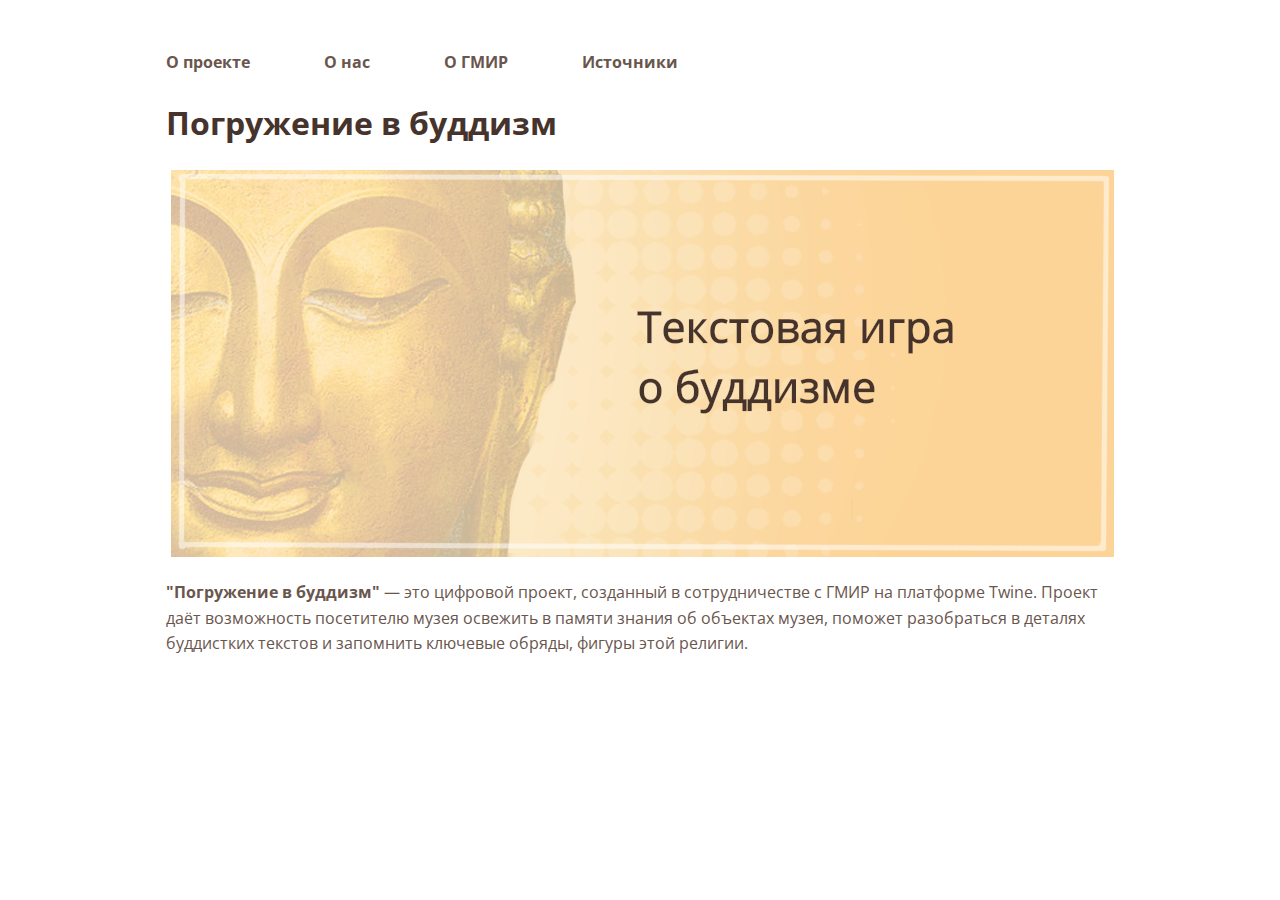
<file: index.html>
<!DOCTYPE html>
<html lang="ru">
  <head>
    <meta charset="utf-8">
    <title>Погружение в буддизм</title>
    <link rel="stylesheet" href="static/assets/css/style.css">
    <link rel="preconnect" href="https://fonts.googleapis.com">
    <link rel="preconnect" href="https://fonts.gstatic.com" crossorigin>
    <link href="https://fonts.googleapis.com/css2?family=Open+Sans:wght@300;600&display=swap" rel="stylesheet">

  </head>

  <body>
  <header>
    <div class="nav">
    <a class="nav-item" href="page3.html"> О проекте </a>
    <a class="nav-item" href="page.html"> О нас </a>
    <a class="nav-item" href="page2.html"> О ГМИР</a>
      <a class="nav-item" href="page4.html"> Источники</a>
    </div>
  </header>

<div class="header-title"> <h1>Погружение в буддизм </h1></div>
<img src="static/images/img1.png" alt="">
<p> <b>"Погружение в буддизм" </b> — это цифровой проект, созданный в сотрудничестве с ГМИР на платформе Twine. Проект даёт возможность посетителю музея освежить в памяти знания об объектах музея, поможет разобраться  в  деталях буддистких текстов и запомнить ключевые обряды, фигуры этой религии. </p>


   </body>
<footer>

</footer>
</html>
</file>
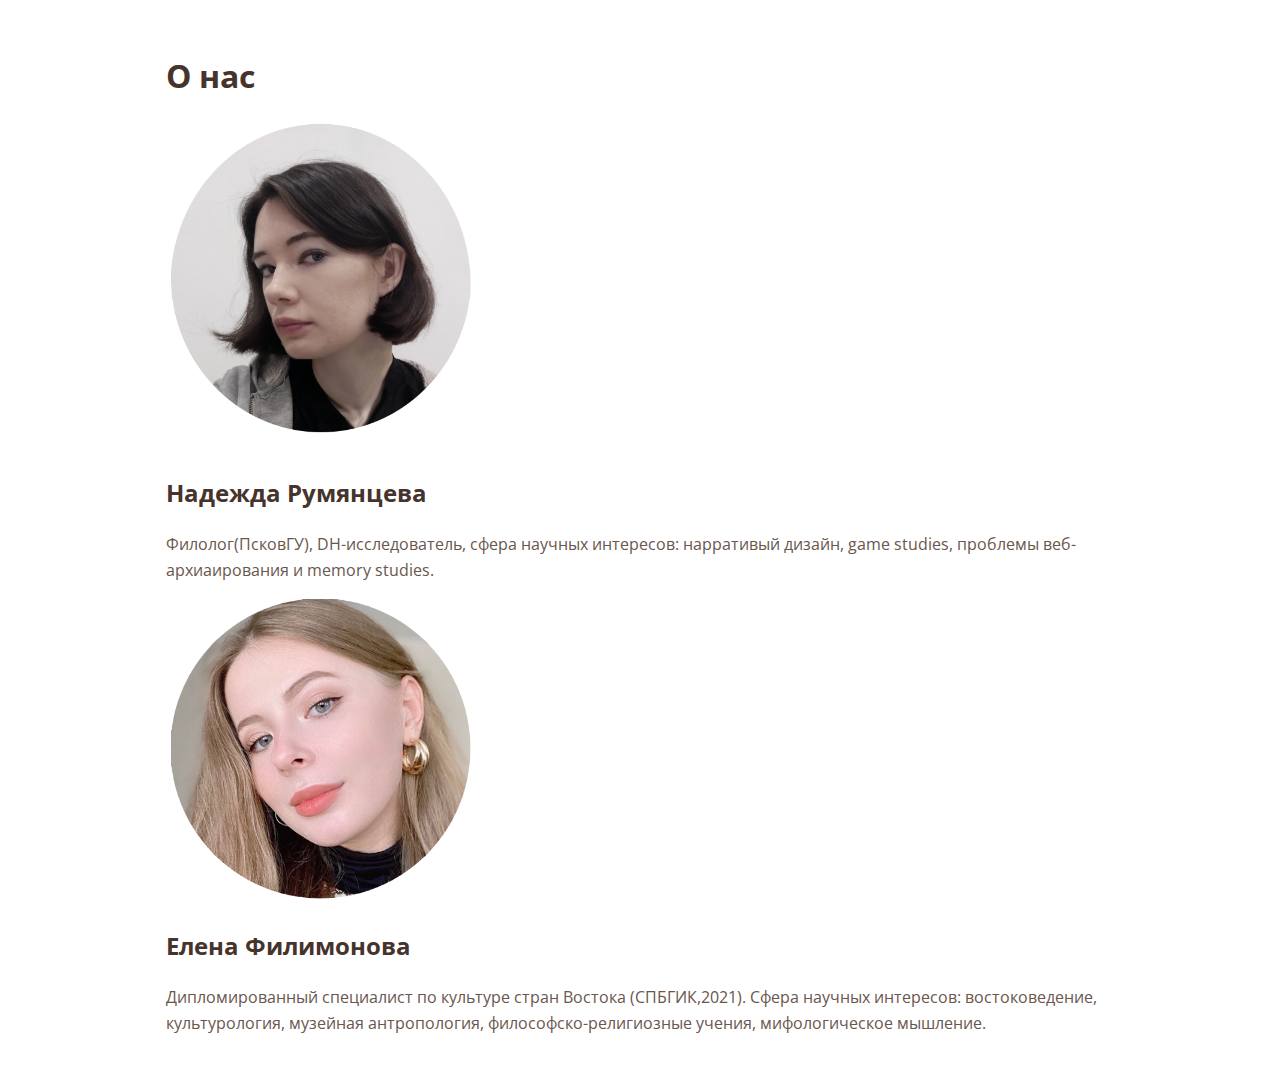
<file: page.html>
<!DOCTYPE html>
<html lang="en">
<head>
    <meta charset="UTF-8">
    <title>О проекте</title>
    <link rel="stylesheet" href="static/assets/css/style.css">
    <link rel="preconnect" href="https://fonts.googleapis.com">
    <link rel="preconnect" href="https://fonts.gstatic.com" crossorigin>
    <link href="https://fonts.googleapis.com/css2?family=Open+Sans:wght@300;600&display=swap" rel="stylesheet">
</head>
<body>

<h1>О нас</h1>
<div class="photo1"> <img src="static/images/photo1.png" width="300">
<h2> Надежда Румянцева</h2>
<p> Филолог(ПсковГУ), DH-исследователь, сфера научных интересов: нарративый дизайн, game studies, проблемы веб-архиаирования и memory studies.</p>
</div>

<img src="static/images/photo2.png" width="300">
<h2> Елена Филимонова</h2>
<p> Дипломированный специалист по культуре стран Востока (СПБГИК,2021). Сфера научных интересов: востоковедение, культурология, музейная антропология, философско-религиозные учения, мифологическое мышление.
 </p>


</body>
</html>
</file>
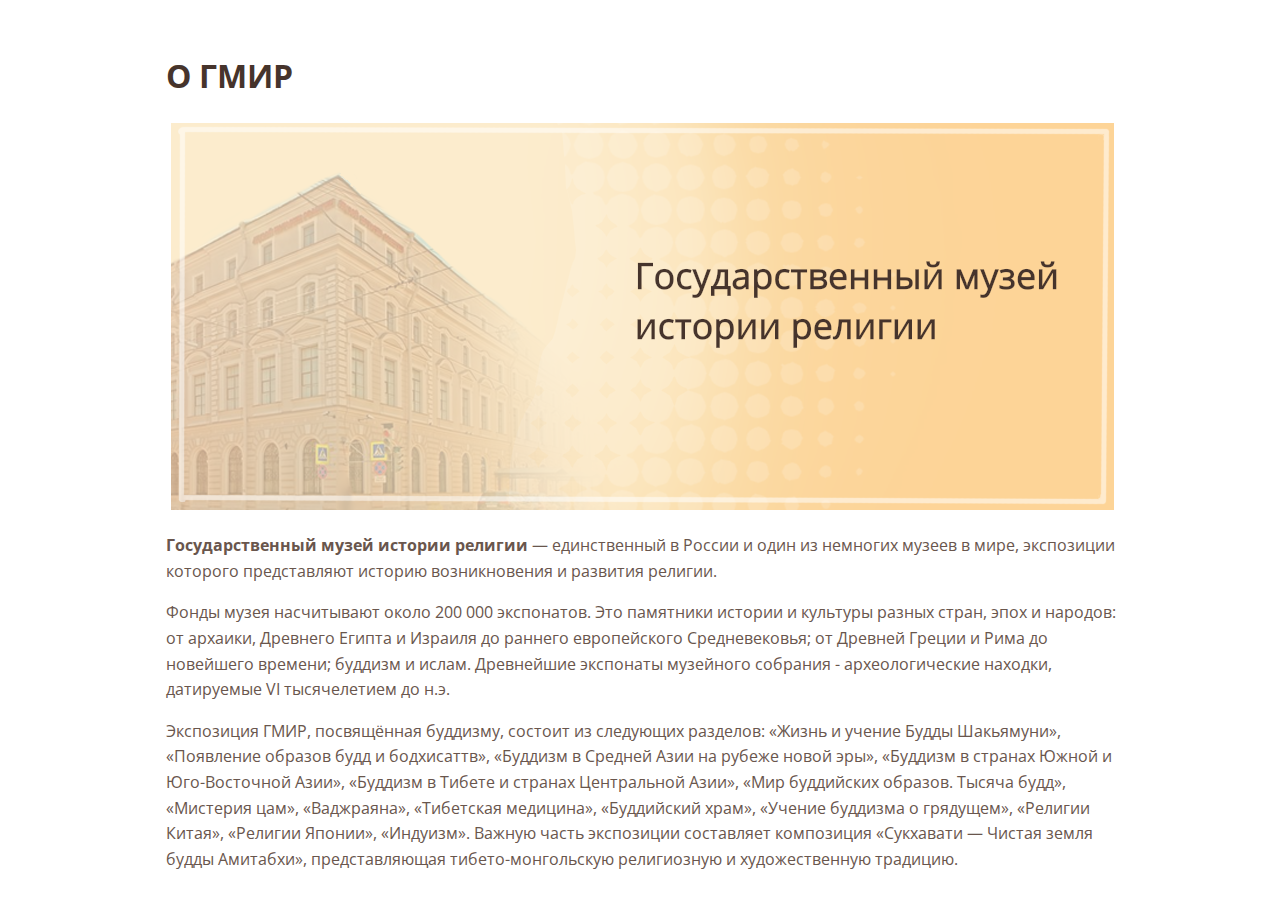
<file: page2.html>
<!DOCTYPE html>
<html lang="en">
<head>
    <meta charset="UTF-8">
    <title>О ГМИР</title>
    <link rel="stylesheet" href="static/assets/css/style.css">
    <link rel="preconnect" href="https://fonts.googleapis.com">
    <link rel="preconnect" href="https://fonts.gstatic.com" crossorigin>
    <link href="https://fonts.googleapis.com/css2?family=Open+Sans:wght@300;600&display=swap" rel="stylesheet">
</head>
<body>
<h1> О ГМИР </h1>
<img src="static/images/img2.png" alt="">
<p> <b> Государственный музей истории религии </b> — единственный в России и один из немногих музеев в мире, экспозиции которого представляют историю возникновения и развития религии.</p>
<p> Фонды музея насчитывают около 200 000 экспонатов. Это памятники истории и культуры разных стран, эпох и народов: от архаики, Древнего Египта и Израиля до раннего европейского Средневековья; от Древней Греции и Рима до новейшего времени; буддизм и ислам. Древнейшие экспонаты музейного собрания - археологические находки, датируемые VI тысячелетием до н.э.</p>
<p> Экспозиция ГМИР, посвящённая буддизму, состоит из следующих разделов: «Жизнь и учение Будды Шакьямуни», «Появление образов будд и бодхисаттв», «Буддизм в Средней Азии на рубеже новой эры», «Буддизм в странах Южной и Юго-Восточной Азии», «Буддизм в Тибете и странах Центральной Азии», «Мир буддийских образов. Тысяча будд», «Мистерия цам», «Ваджраяна», «Тибетская медицина», «Буддийский храм», «Учение буддизма о грядущем», «Религии Китая», «Религии Японии», «Индуизм».
    Важную часть экспозиции составляет композиция «Сукхавати — Чистая земля будды Амитабхи», представляющая тибето-монгольскую религиозную и художественную традицию.</p>
</body>
</html>
</file>
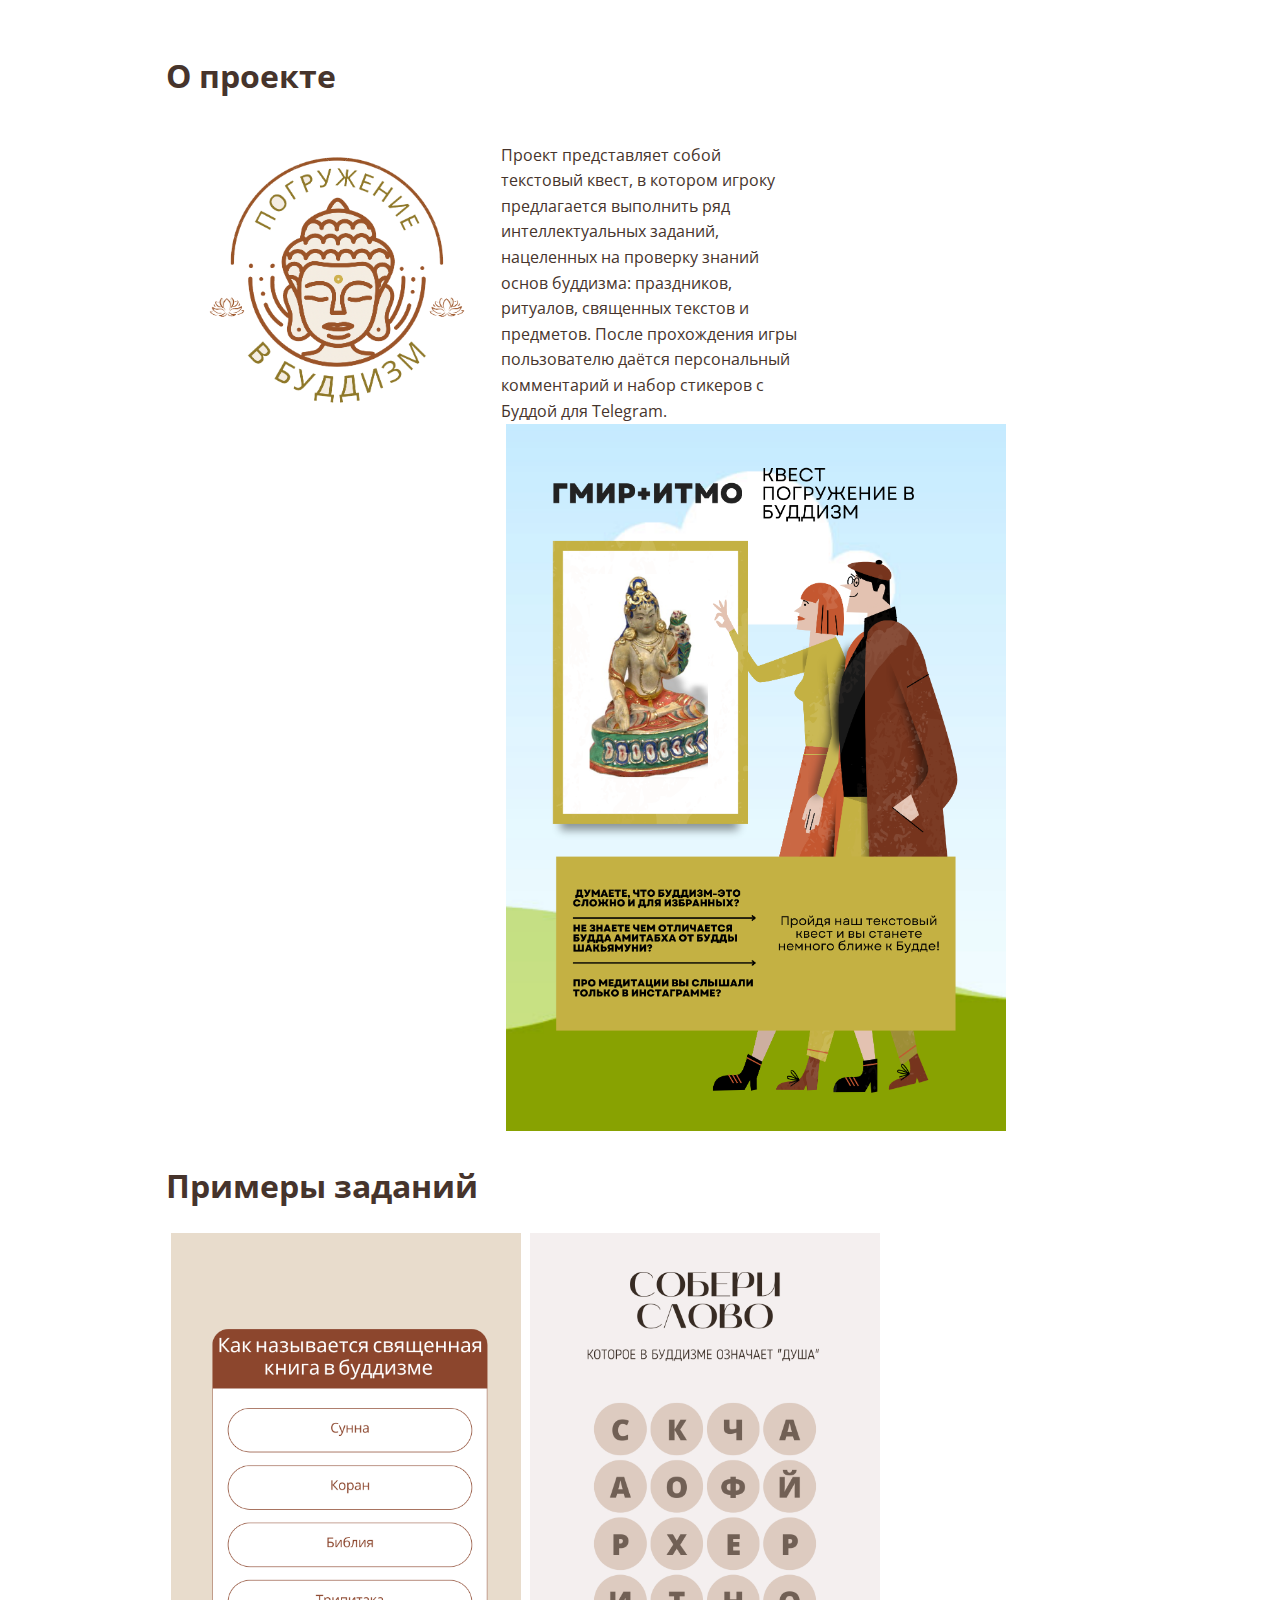
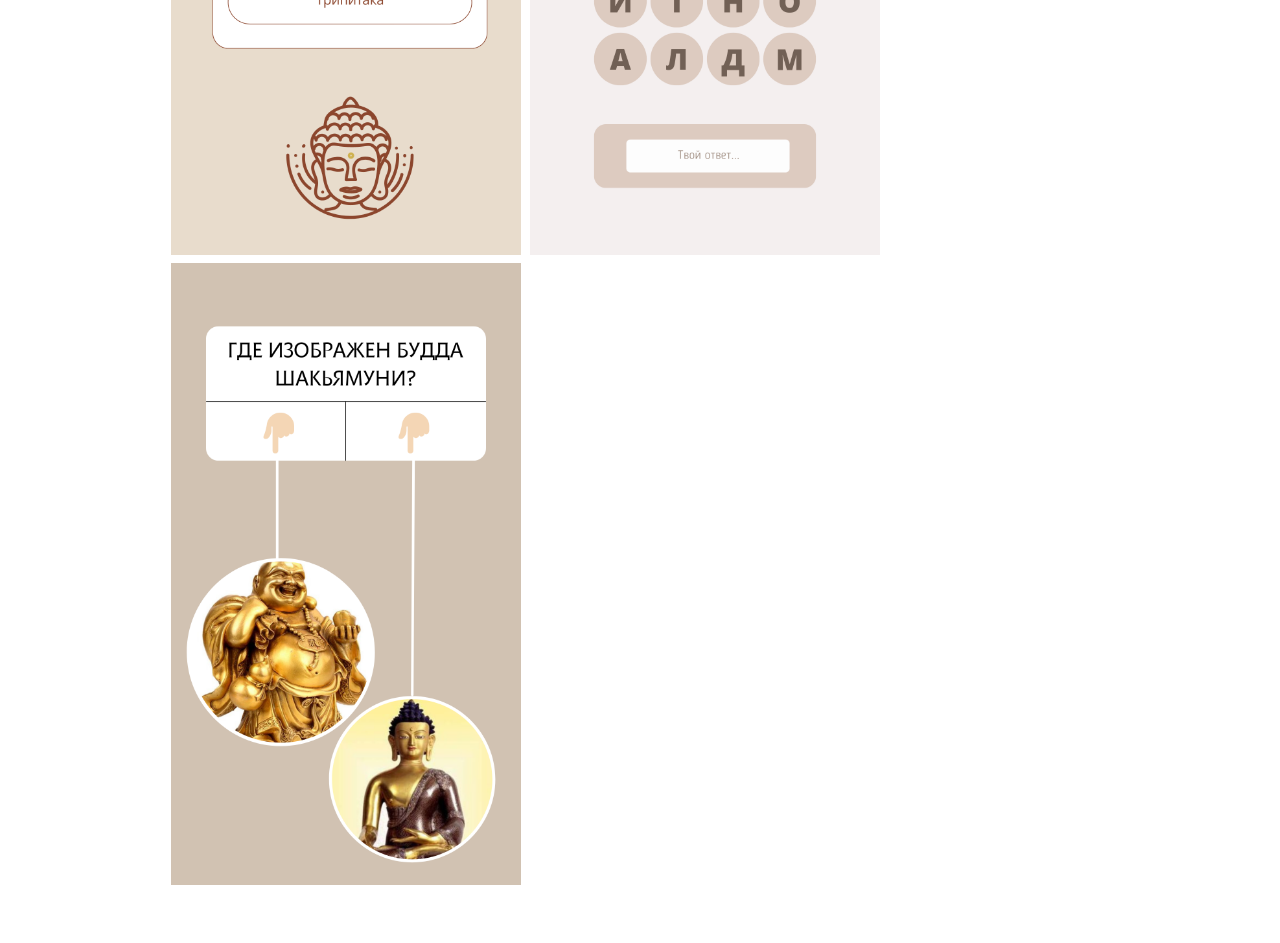
<file: page3.html>
<!DOCTYPE html>
<html lang="en">
<head>
    <meta charset="UTF-8">
    <title>О проекте</title>
    <link rel="stylesheet" href="static/assets/css/style.css">
    <link rel="preconnect" href="https://fonts.googleapis.com">
    <link rel="preconnect" href="https://fonts.gstatic.com" crossorigin>
    <link href="https://fonts.googleapis.com/css2?family=Open+Sans:wght@300;600&display=swap" rel="stylesheet">

</head>
<body>
<h1> О проекте </h1>
<p class="logo"> <img src="static/images/logo.png" width="330" height="330" alt="">
<div class="text"> Проект представляет собой текстовый квест, в котором игроку предлагается выполнить ряд интеллектуальных заданий, нацеленных на проверку знаний основ буддизма: праздников, ритуалов, священных текстов и предметов.
После прохождения игры пользователю даётся персональный комментарий и набор стикеров с Буддой для Telegram. </div>
<div class="promo"> <img src="static/images/promo.png" width="500" alt=""> </div>


<h1> Примеры заданий</h1>
<img src="static/images/screen.png" width="350">
<img src="static/images/screen2.png" width="350">
<img src="static/images/screen3.png" width="350">
</body>
</html>
</file>
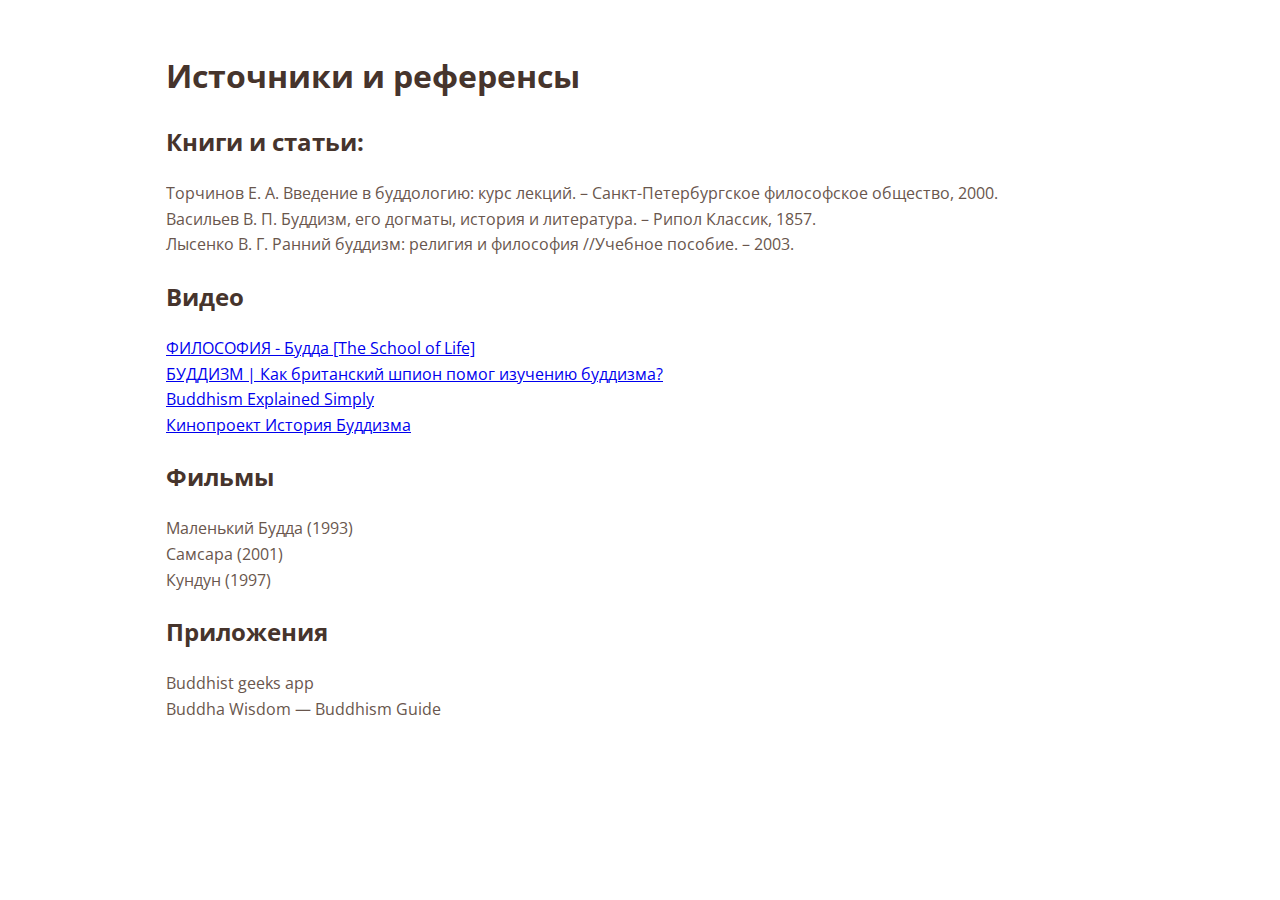
<file: page4.html>
<!DOCTYPE html>
<html lang="en">
<head>
    <meta charset="UTF-8">
    <title>О ГМИР</title>
    <link rel="stylesheet" href="static/assets/css/style.css">
    <link rel="preconnect" href="https://fonts.googleapis.com">
    <link rel="preconnect" href="https://fonts.gstatic.com" crossorigin>
    <link href="https://fonts.googleapis.com/css2?family=Open+Sans:wght@300;600&display=swap" rel="stylesheet">
</head>
<body>
<h1> Источники и референсы</h1>
<h2> Книги и  статьи: </h2>
<p> Торчинов Е. А. Введение в буддологию: курс лекций. – Санкт-Петербургское философское общество, 2000. <br>
Васильев В. П. Буддизм, его догматы, история и литература. – Рипол Классик, 1857. <br>
Лысенко В. Г. Ранний буддизм: религия и философия //Учебное пособие. – 2003. </p>
<h2> Видео </h2>

<a href="https://www.youtube.com/watch?v=NjsZZp3a9_Y">ФИЛОСОФИЯ - Будда [The School of Life] </a> <br>
<a href="https://www.youtube.com/watch?v=XnYIjb29hdM&t=58s">БУДДИЗМ | Как британский шпион помог изучению буддизма?</a> <br>
<a href="https://www.youtube.com/watch?v=ZTI3P9zx-oY">Buddhism Explained Simply</a> <br>
<a href="https://www.youtube.com/@user-yn9oz1de9b/videos">Кинопроект История Буддизма</a> <br>

</p>
<h2> Фильмы</h2>
<p> Маленький Будда (1993) <br>
Самсара (2001) <br>
Кундун (1997)
</p>
<h2> Приложения</h2>
<p> Buddhist geeks app <br>
Buddha Wisdom — Buddhism Guide
</p>
</body>
</html>
</file>
<file: static/assets/css/style.css>
body {
    margin: 50px 166px;
    background: FFF1C3;
    font-family: 'Open Sans', sans-serif;
    color: #46342C;
    line-height: 1.6;
}

header.line {
    padding-top: 20 px;
    display: flex;
    align-items: center;
    justify-content: space-around;
}

header.title {
    font-size: 60 px;
    font-weight: 800;
    }

img {
    a;ogn-items: center;
    margin-left: 5px;
    }

p {
    font-size: 18 px;
    color: #69564D;
    width: 960px;
}



*,
*before,
*after {
box-sizing: border-box;
}


.nav-item {
    color: #69564D;
    text-decoration: none;
    font-size: 20 px;
    font-weight: 700;
    margin-right: 70px;
    margin-top: 200px;
    width: 100px;
    height: 20px;
    }

.nav-item:hover {
    color: #4CCABF;
}

.logo img {
    float:left;
   }


div.text {
    margin-top: 20px;
    margin-right: 10px;
    float: left;
    width: 300px;
    }

.div promo {
    width:100%;
    float: right;
    margin:0;
    top: 0;
    position: absolute;
    }



.div photo1 {
    float:left;
    width: 50%;
   }

.div photo2 {
    float:left;
    margin: 7px 7px 7px 0;
    width: 50%;
    }
</file>
